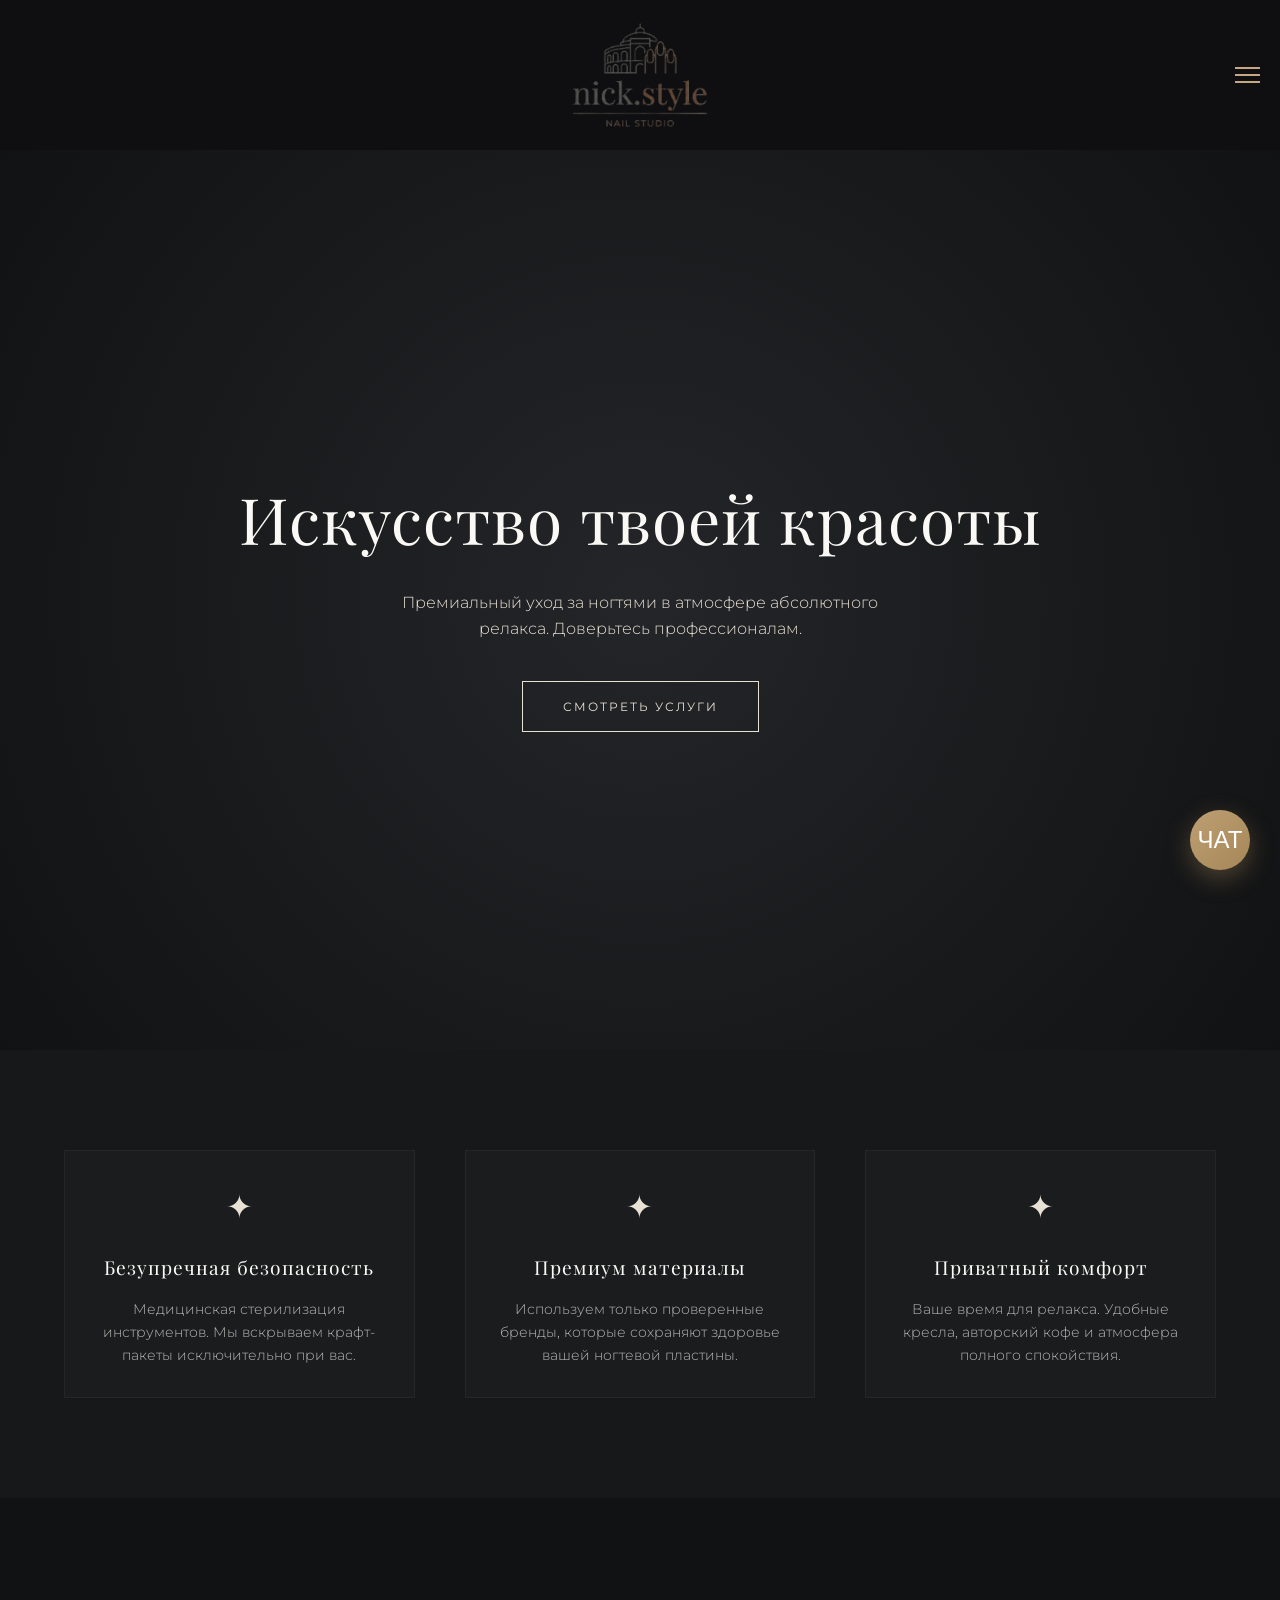
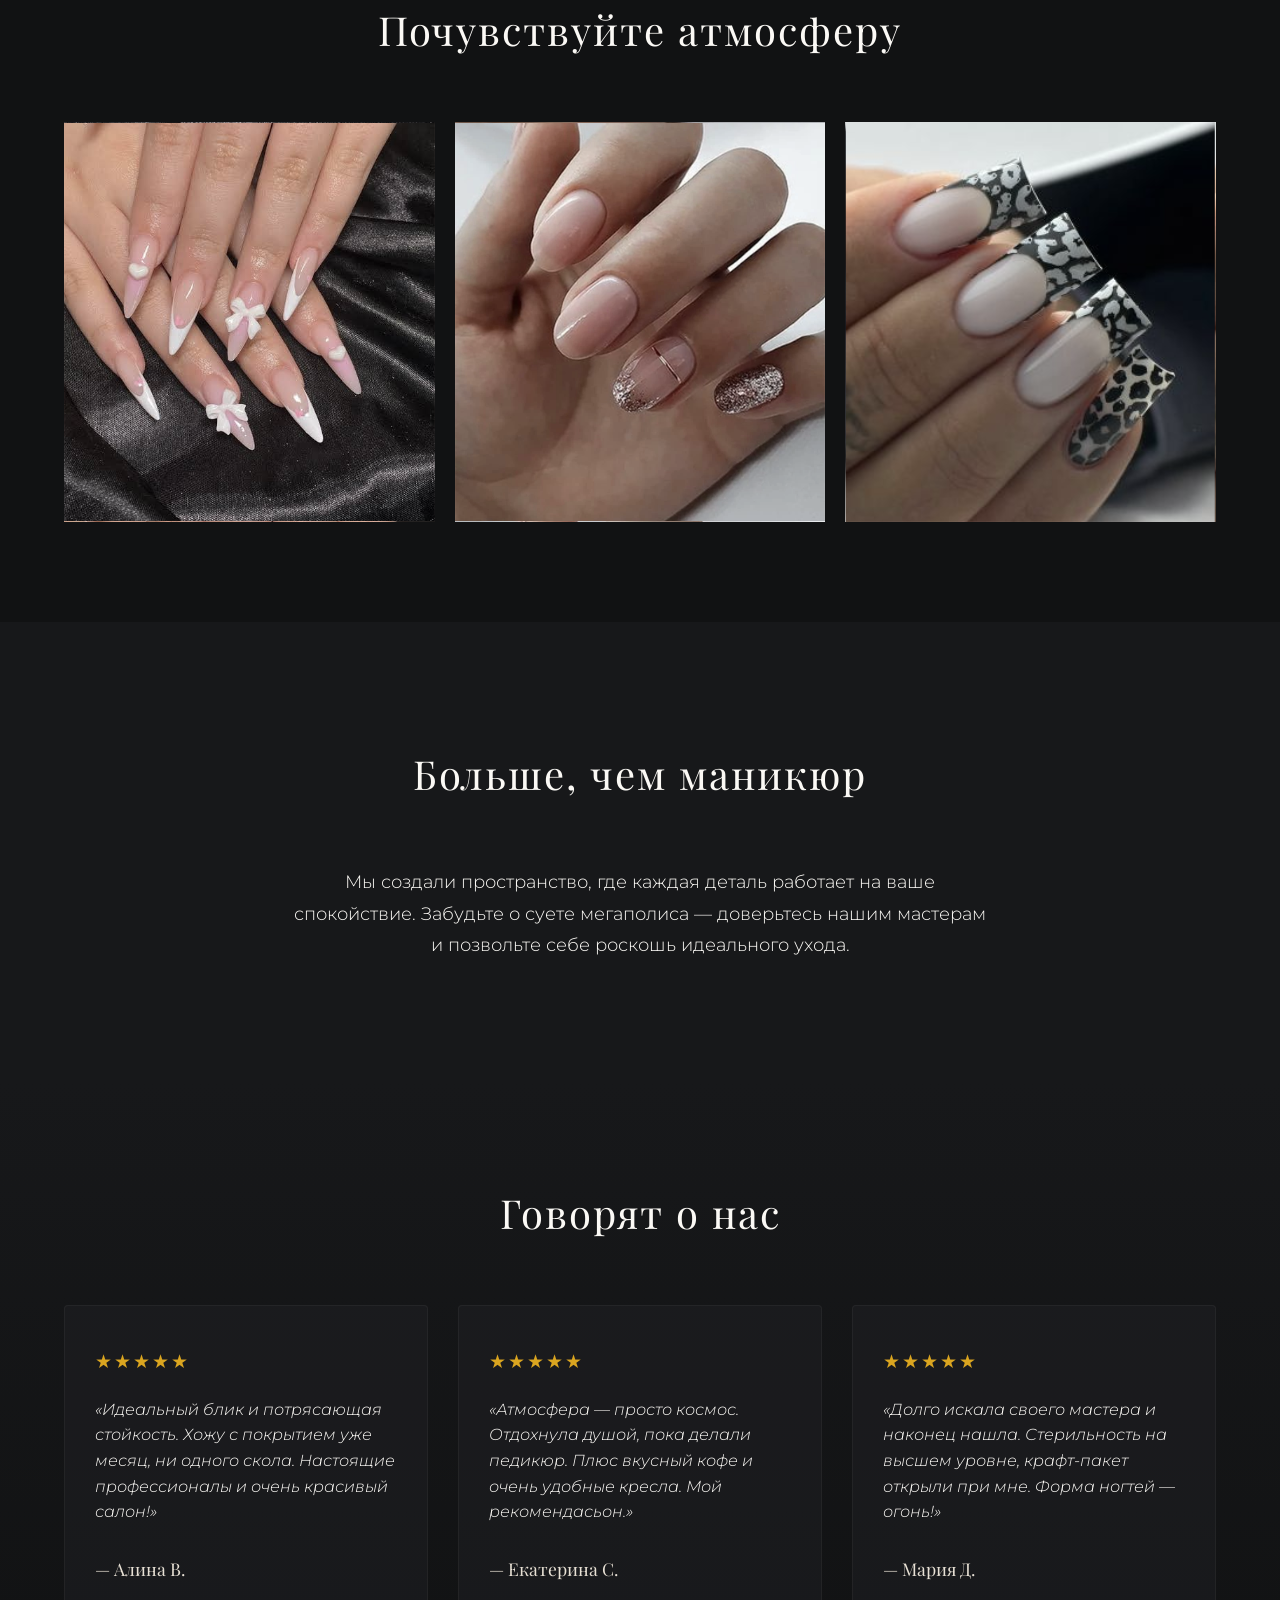
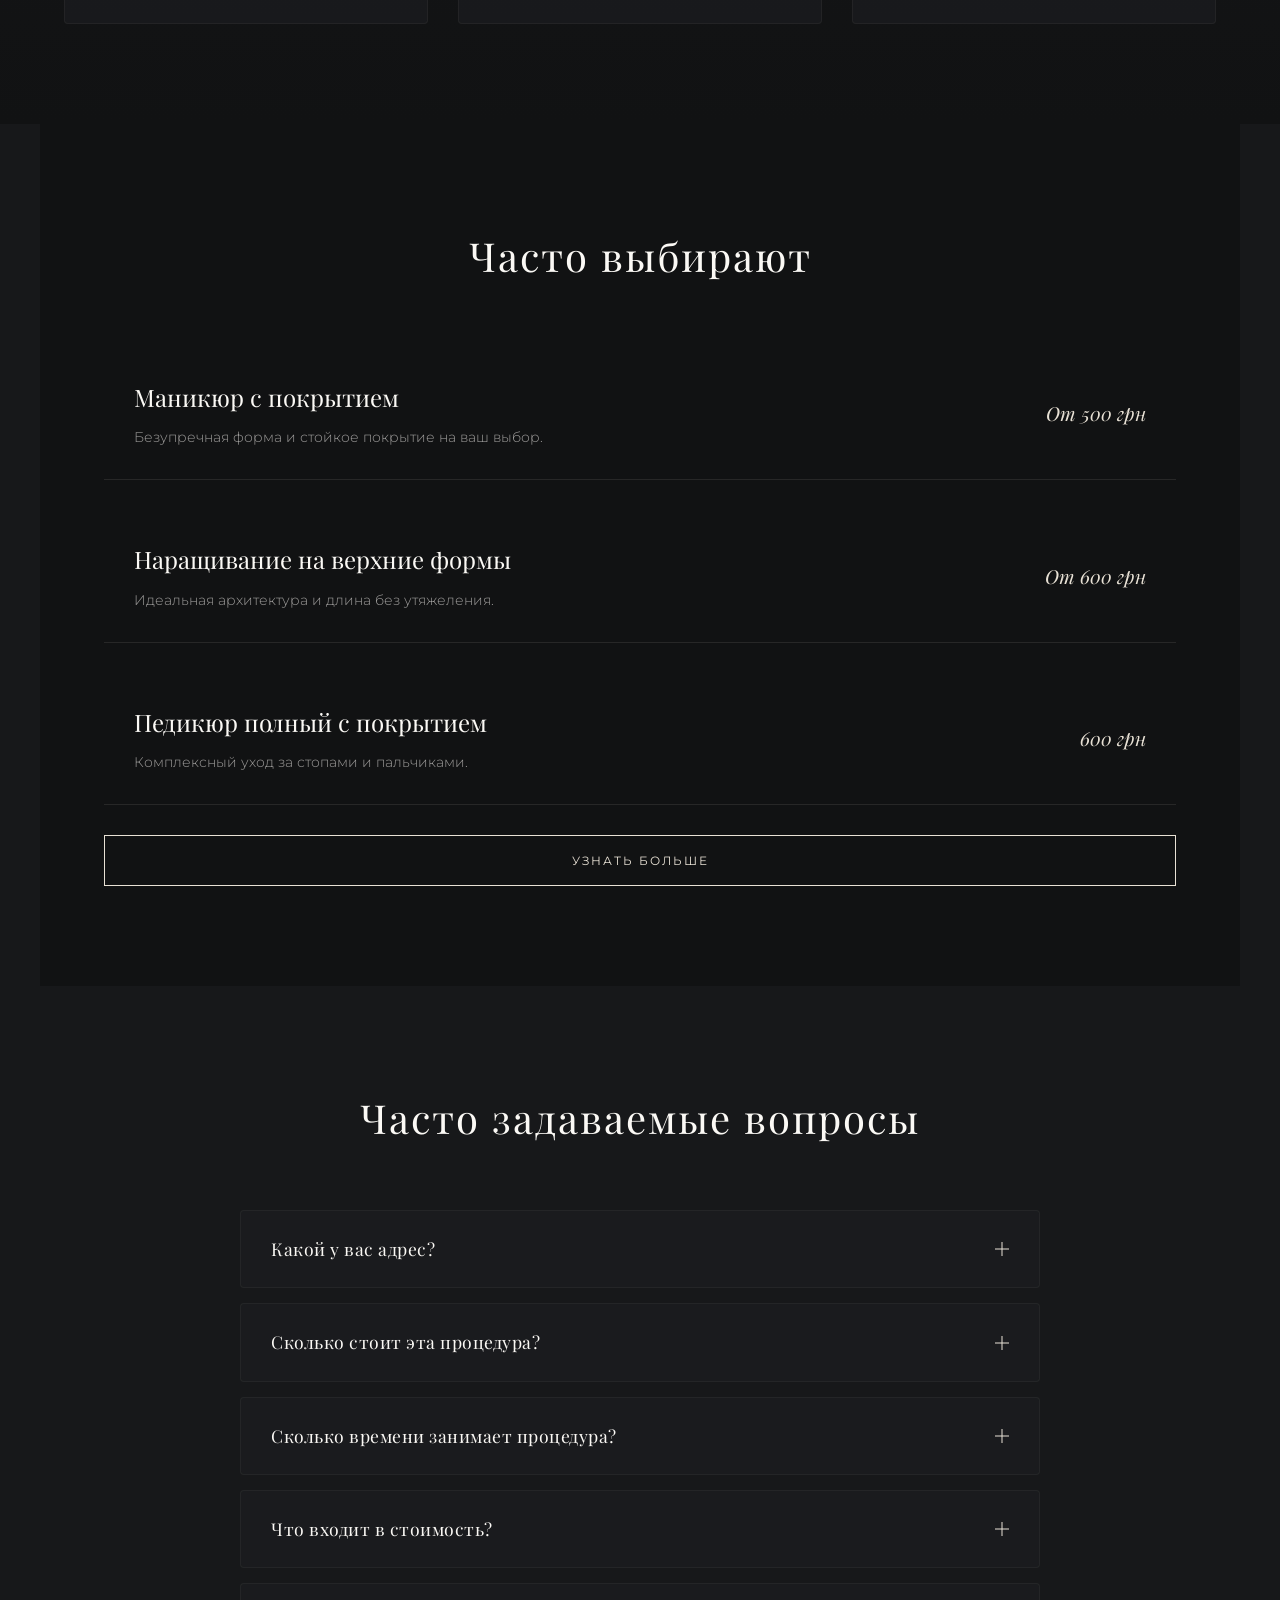
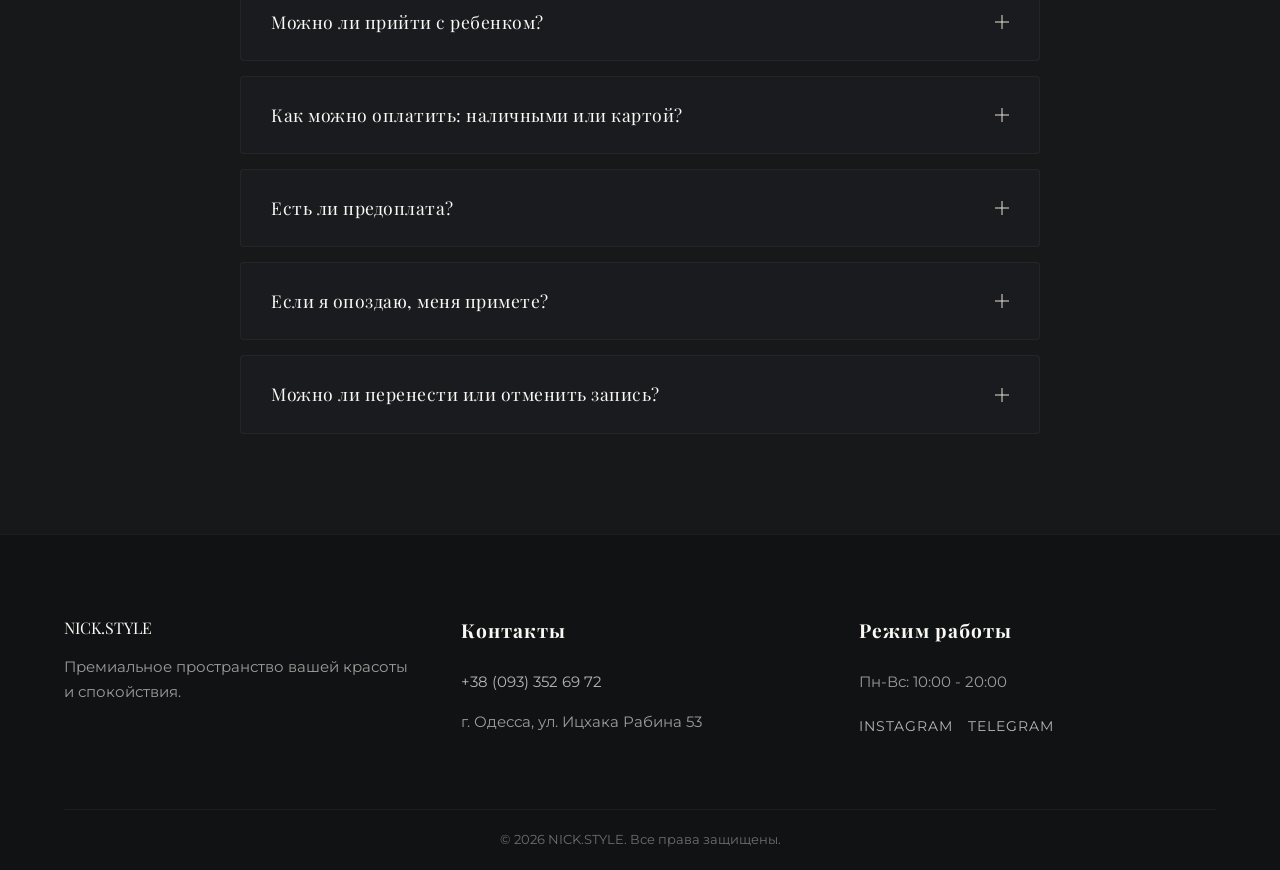
<file: index.html>
<!DOCTYPE html>
<html lang="ru">
<head>
    <meta charset="UTF-8">
    <meta name="viewport" content="width=device-width, initial-scale=1.0">
    <title>Luxe Beauty | Салон красоты</title>
    <link rel="stylesheet" href="style.css">
    <!-- Подключаем дорогие шрифты -->
    <link href="https://fonts.googleapis.com/css2?family=Montserrat:wght@300;400;500&family=Playfair+Display:ital,wght@0,400;0,600;1,400&display=swap" rel="stylesheet">
</head>
<body>

    <!-- Навигация -->
    <header class="header">
        <img src="./img/nick.style.odessa.logo.png" alt="Nick Style" class="logo-img">
        
        <button class="burger-btn" id="burgerBtn">
            <span></span><span></span><span></span>
        </button>
    </header>

    <!-- Меню, которое выезжает -->
    <nav class="nav-menu" id="navMenu">
        <button class="close-btn" id="closeBtn">✕</button>
        <a href="#services">Услуги</a>
        <a href="#contacts">Контакты</a>
    </nav>

    <!-- Главный экран -->
    <section class="hero hidden">
        <div class="hero-content">
            <h1>Искусство твоей красоты</h1>
            <p>Премиальный уход за ногтями в атмосфере абсолютного релакса. Доверьтесь профессионалам.</p>
            <a href="#services" class="btn-primary">Смотреть услуги</a>
        </div>
    </section>

    <section class="features">
        <div class="features-grid">
            <div class="feature-item hidden">
                <div class="feature-icon">✦</div>
                <h3>Безупречная безопасность</h3>
                <p>Медицинская стерилизация инструментов. Мы вскрываем крафт-пакеты исключительно при вас.</p>
            </div>
            <div class="feature-item hidden">
                <div class="feature-icon">✦</div>
                <h3>Премиум материалы</h3>
                <p>Используем только проверенные бренды, которые сохраняют здоровье вашей ногтевой пластины.</p>
            </div>
            <div class="feature-item hidden">
                <div class="feature-icon">✦</div>
                <h3>Приватный комфорт</h3>
                <p>Ваше время для релакса. Удобные кресла, авторский кофе и атмосфера полного спокойствия.</p>
            </div>
        </div>
    </section>

    <!-- Атмосфера (Галерея) -->
    <section class="atmosphere">
        <h2 class="section-title hidden">Почувствуйте атмосферу</h2>
        <div class="gallery-grid">
            <div class="gallery-item hidden" style="background-image: url('img/marigolds1.jpg');"></div>
            <div class="gallery-item hidden" style="background-image: url('img/marigolds2.jpg');"></div>
            <div class="gallery-item hidden" style="background-image: url('img/marigolds3.jpg');"></div>
        </div>
    </section>

    <section class="philosophy hidden">
        <div class="philosophy-content">
            <h2 class="section-title">Больше, чем маникюр</h2>
            <p>Мы создали пространство, где каждая деталь работает на ваше спокойствие. Забудьте о суете мегаполиса — доверьтесь нашим мастерам и позвольте себе роскошь идеального ухода.</p>
        </div>
    </section>

    <section class="reviews">
        <h2 class="section-title hidden">Говорят о нас</h2>
        <div class="reviews-grid">
            
            <div class="review-card hidden">
                <div class="stars">★★★★★</div>
                <p class="review-text">«Идеальный блик и потрясающая стойкость. Хожу с покрытием уже месяц, ни одного скола. Настоящие профессионалы и очень красивый салон!»</p>
                <span class="author">— Алина В.</span>
            </div>

            <div class="review-card hidden">
                <div class="stars">★★★★★</div>
                <p class="review-text">«Атмосфера — просто космос. Отдохнула душой, пока делали педикюр. Плюс вкусный кофе и очень удобные кресла. Мой рекомендасьон.»</p>
                <span class="author">— Екатерина С.</span>
            </div>

            <div class="review-card hidden">
                <div class="stars">★★★★★</div>
                <p class="review-text">«Долго искала своего мастера и наконец нашла. Стерильность на высшем уровне, крафт-пакет открыли при мне. Форма ногтей — огонь!»</p>
                <span class="author">— Мария Д.</span>
            </div>

        </div>
    </section>

    <!-- Топ-3 услуги -->
    <section id="services" class="top-services">
        <h2 class="section-title hidden">Часто выбирают</h2>
        
        <div class="services-grid">
            <!-- Услуга 1 -->
            <div class="service-card hidden">
                <div class="card-info">
                    <h3>Маникюр с покрытием</h3>
                    <p class="desc">Безупречная форма и стойкое покрытие на ваш выбор.</p>
                </div>
                <div class="card-action">
                    <span class="price">От 500 грн</span>
                </div>
            </div>

            <!-- Услуга 2 -->
            <div class="service-card hidden">
                <div class="card-info">
                    <h3>Наращивание на верхние формы</h3>
                    <p class="desc">Идеальная архитектура и длина без утяжеления.</p>
                </div>
                <div class="card-action">
                    <span class="price">От 600 грн</span>
                </div>
            </div>

            <!-- Услуга 3 -->
            <div class="service-card hidden">
                <div class="card-info">
                    <h3>Педикюр полный с покрытием</h3>
                    <p class="desc">Комплексный уход за стопами и пальчиками.</p>
                </div>
                <div class="card-action">
                    <span class="price">600 грн</span>
                </div>
            </div>
            <a href="./catalog.html" class="btn_learn_more">Узнать больше</a>
        </div>
    </section>

    <!-- FAQ (Вопросы и ответы) -->
    <section class="faq">
        <h2 class="section-title hidden">Часто задаваемые вопросы</h2>
        <div class="faq-container">
            
            <!-- 1 -->
            <div class="faq-item hidden">
                <div class="faq-question">
                    <span>Какой у вас адрес?</span>
                    <div class="faq-icon"></div>
                </div>
                <div class="faq-answer">
                    <p>Ждем вас в нашем пространстве по адресу: ул. Ицхака Рабина, 53.</p>
                </div>
            </div>

            <!-- 2 -->
            <div class="faq-item hidden">
                <div class="faq-question">
                    <span>Сколько стоит эта процедура?</span>
                    <div class="faq-icon"></div>
                </div>
                <div class="faq-answer">
                    <p>Актуальную стоимость топовых позиций вы можете увидеть выше в блоке услуг. С полным и подробным прайсом можно будет ознакомиться в нашем каталоге.</p>
                </div>
            </div>

            <!-- 3 -->
            <div class="faq-item hidden">
                <div class="faq-question">
                    <span>Сколько времени занимает процедура?</span>
                    <div class="faq-icon"></div>
                </div>
                <div class="faq-answer">
                    <p>Мы работаем на качество, но ценим ваше время:<br>
                    • Маникюр — от 1,5 до 2,5 часов<br>
                    • Педикюр — около 1,5 часов<br>
                    • Наращивание — от 2 часов</p>
                </div>
            </div>

            <!-- 4 -->
            <div class="faq-item hidden">
                <div class="faq-question">
                    <span>Что входит в стоимость?</span>
                    <div class="faq-icon"></div>
                </div>
                <div class="faq-answer">
                    <p>У нас всё прозрачно: в стоимость маникюра уже включены покрытие и укрепление ногтевой пластины. Педикюр также выполняется сразу с покрытием. Никаких доплат за базу или топ.</p>
                </div>
            </div>

            <!-- 5 -->
            <div class="faq-item hidden">
                <div class="faq-question">
                    <span>Можно ли прийти с ребенком?</span>
                    <div class="faq-icon"></div>
                </div>
                <div class="faq-answer">
                    <p>Да, конечно. Мы рады гостям, главное, чтобы вам и вашему ребенку было комфортно во время проведения процедуры.</p>
                </div>
            </div>

            <!-- 6 -->
            <div class="faq-item hidden">
                <div class="faq-question">
                    <span>Как можно оплатить: наличными или картой?</span>
                    <div class="faq-icon"></div>
                </div>
                <div class="faq-answer">
                    <p>Оплачивайте так, как вам удобно в данный момент. Мы принимаем как наличные, так и прямые переводы.</p>
                </div>
            </div>

            <!-- 7 -->
            <div class="faq-item hidden">
                <div class="faq-question">
                    <span>Есть ли предоплата?</span>
                    <div class="faq-icon"></div>
                </div>
                <div class="faq-answer">
                    <p>Нет, мы доверяем нашим гостям. Никаких скрытых условий или обязательных предоплат при бронировании времени нет.</p>
                </div>
            </div>

            <!-- 8 -->
            <div class="faq-item hidden">
                <div class="faq-question">
                    <span>Если я опоздаю, меня примете?</span>
                    <div class="faq-icon"></div>
                </div>
                <div class="faq-answer">
                    <p>Мы понимаем, что в городе бывают пробки. Опоздание до 30 минут допустимо, но чтобы не сдвигать запись следующего гостя, в этом случае мы выполним качественное однотонное покрытие.</p>
                </div>
            </div>

            <!-- 9 -->
            <div class="faq-item hidden">
                <div class="faq-question">
                    <span>Можно ли перенести или отменить запись?</span>
                    <div class="faq-icon"></div>
                </div>
                <div class="faq-answer">
                    <p>Да, планы могут меняться, и это абсолютно нормально. Вы можете отменить или перенести визит. Будем очень благодарны, если вы сообщите нам об этом заранее.</p>
                </div>
            </div>

        </div>
    </section>

    <div class="lux-widget" id="luxWidget">
        <div class="lux-menu">
            <button id="luxAiBtn">🤖 Чат с AI</button>
            <a href="tel:+380933526972">📞 Позвонить</a>
        </div>
        <button class="lux-trigger" id="luxTrigger">ЧАТ</button>
    </div>

    <div class="lux-box" id="luxBox">
        <div class="lux-header">
            <div><strong>LUXE BEAUTY Assistant</strong><br><small>Онлайн</small></div>
            <button id="luxClose">✕</button>
        </div>
        <div class="lux-msgs" id="luxMsgs">
            <div class="msg ai">Приветствую. Помогу сориентироваться по каталогу. Что вас интересует?</div>
        </div>
        <div class="lux-input-zone">
            <input type="text" id="luxInp" placeholder="Напишите сообщение..." autocomplete="off">
            <button id="luxSend">➔</button>
        </div>
    </div>

    <!-- Подвал (Footer) -->
    <footer id="contacts" class="footer">
        <div class="footer-content">
            <div class="footer-col hidden">
                <div class="logo">NICK.<span>STYLE</span></div>
                <p class="footer-desc">Премиальное пространство вашей красоты и спокойствия.</p>
            </div>
            
            <div class="footer-col hidden">
                <h4>Контакты</h4>
                <p><a href="tel:380933526972" class="footer-link">+38 (093) 352 69 72</a></p>
                <p class="address">г. Одесса, ул. Ицхака Рабина 53</p> 
            </div>

            <div class="footer-col hidden">
                <h4>Режим работы</h4>
                <p>Пн-Вс: 10:00 - 20:00</p>
                <div class="social-links">
                    <!-- Заглушки под соцсети, потом вставишь иконки SVG -->
                    <a href="https://www.instagram.com/nick.style.odessa?igsh=NjJhZm5pcGRkN253">Instagram</a>
                    <a href="https://telegram.me/your_sunshin">Telegram</a>
                </div>
            </div>
        </div>
        
        <div class="footer-bottom">
            <p>&copy; 2026 NICK.STYLE. Все права защищены.</p>
        </div>
    </footer>

    <script src="script.js"></script>
</body>
</html>
</file>
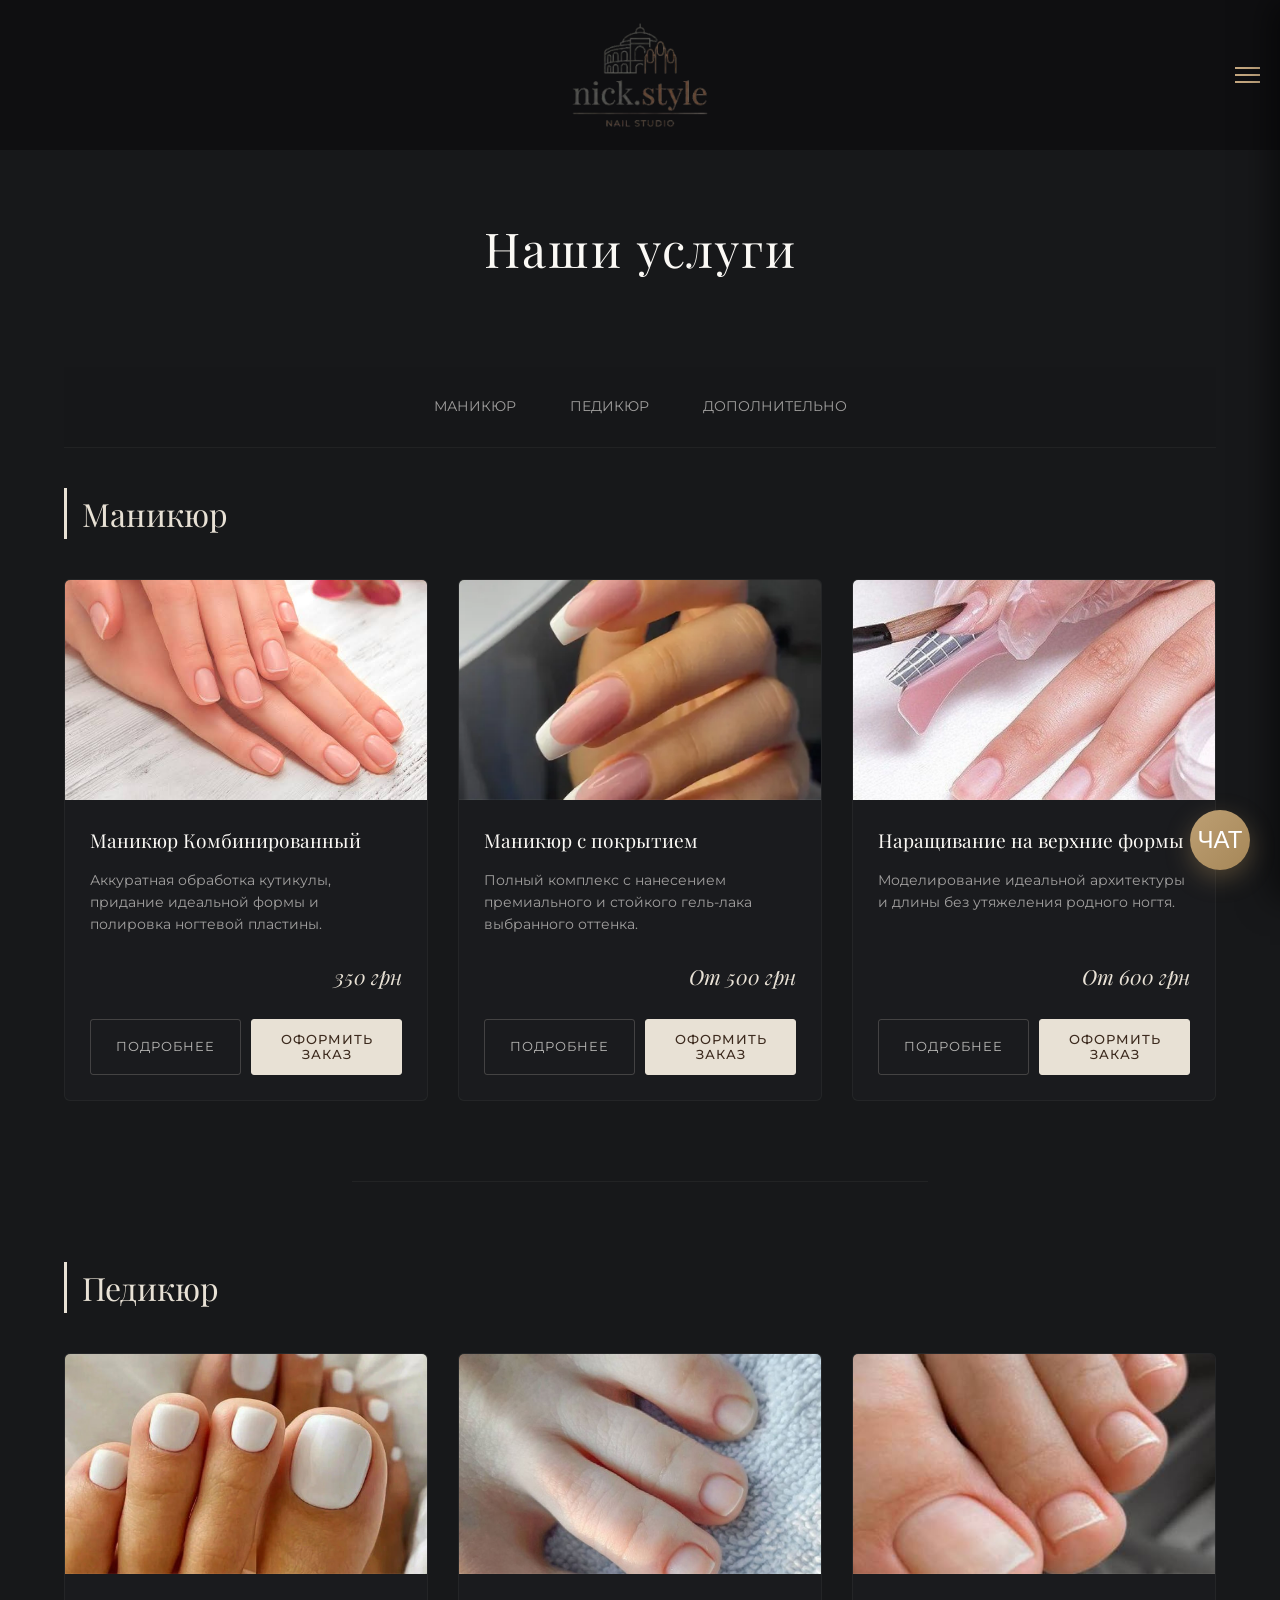
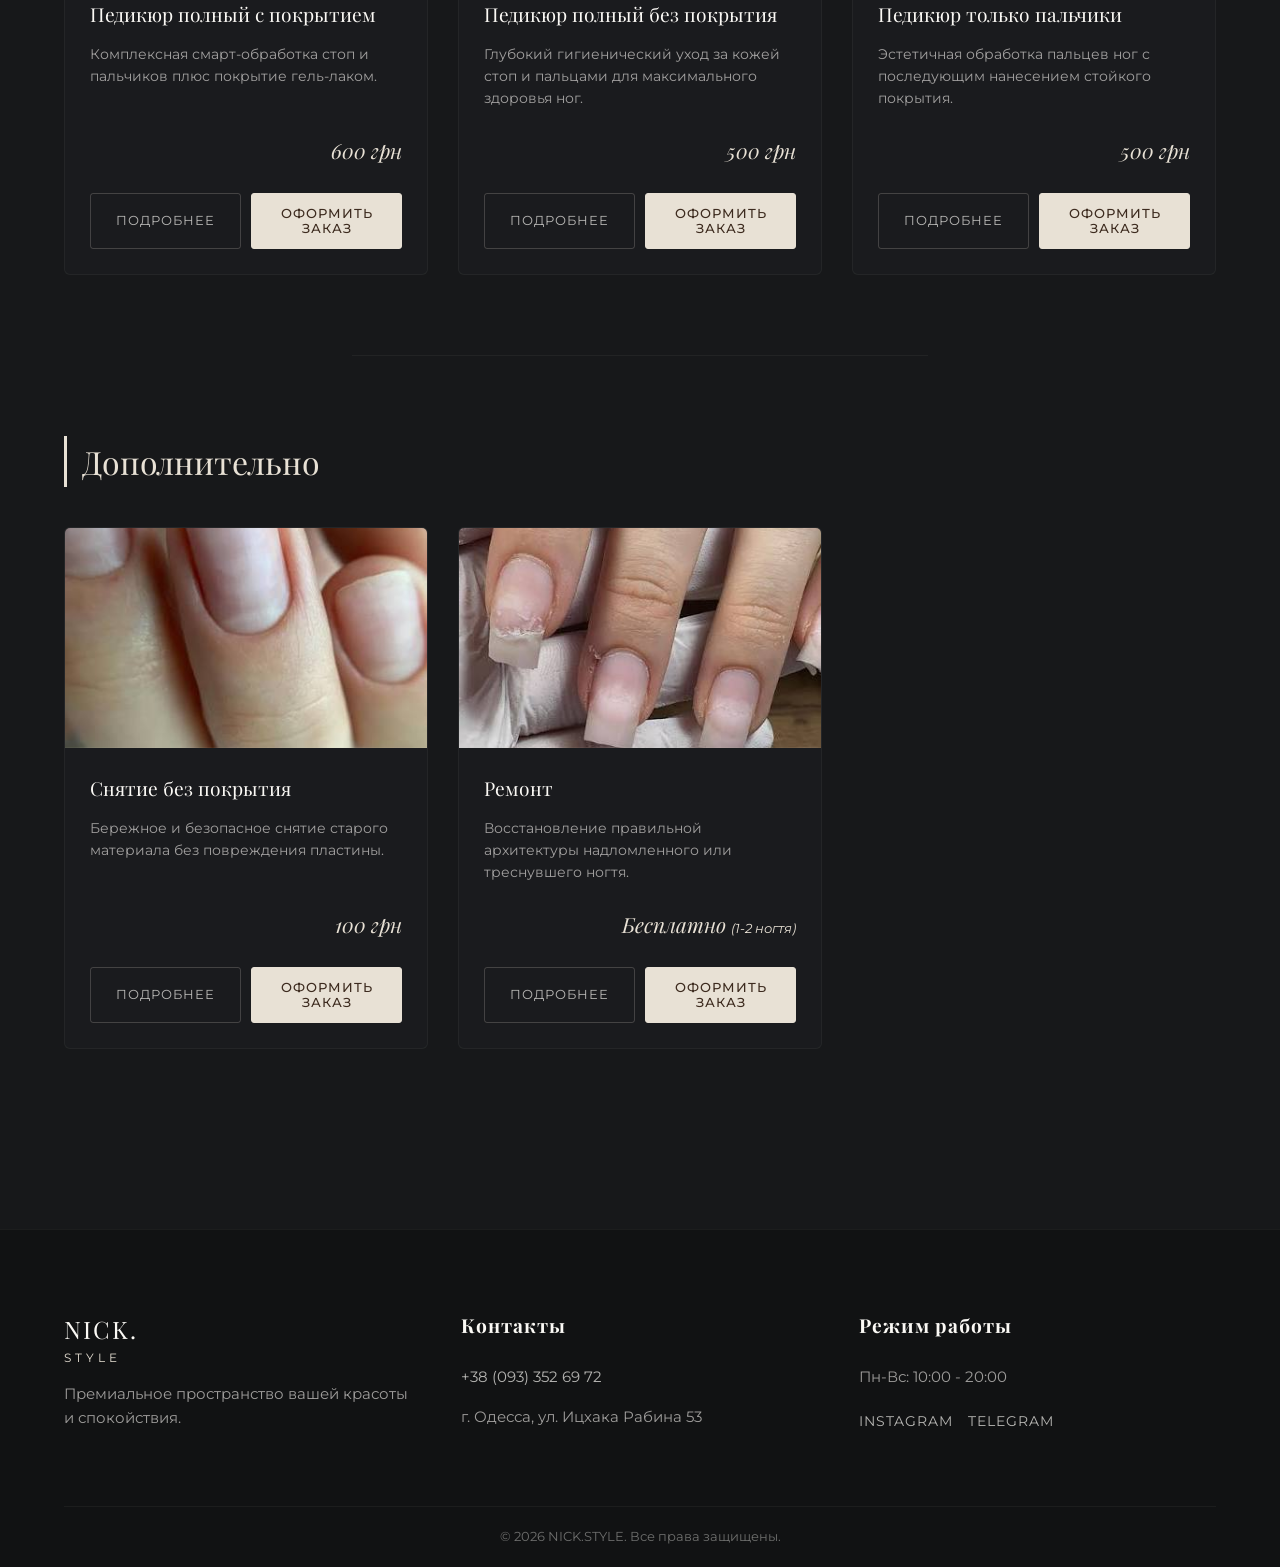
<file: catalog.html>
<!DOCTYPE html>
<html lang="ru">
<head>
    <meta charset="UTF-8">
    <meta name="viewport" content="width=device-width, initial-scale=1.0">
    <title>Каталог услуг | Luxe Beauty</title>
    <!-- Базовые стили (сброс, шрифты, шапка) -->
    <link rel="stylesheet" href="style.css">
    <!-- Стили конкретно для каталога -->
    <link rel="stylesheet" href="catalog.css">
    <link href="https://fonts.googleapis.com/css2?family=Montserrat:wght@300;400;500&family=Playfair+Display:ital,wght@0,400;0,600;1,400&display=swap" rel="stylesheet">
</head>
<body class="catalog-page">

    <header class="header">
        <img src="./img/nick.style.odessa.logo.png" alt="Nick Style" class="logo-img">
        
        <button class="burger-btn" id="burgerBtn">
            <span></span><span></span><span></span>
        </button>
    </header>

    <nav class="nav-menu" id="navMenu">
        <button class="close-btn" id="closeBtn">✕</button>
        <a href="index.html">На главную</a>
    </nav>

    <main class="catalog-main">
        <h1 class="page-title hidden">Наши услуги</h1>

        <nav class="sticky-nav">
            <a href="#manicure">Маникюр</a>
            <a href="#pedicure">Педикюр</a>
            <a href="#extra">Дополнительно</a>
        </nav>

        <!-- Категория: МАНИКЮР -->
        <section id="manicure" class="catalog-category">
            <h2 class="category-title hidden">Маникюр</h2>
            <div class="catalog-grid">
                
                <!-- Карточка 1 -->
                <div class="product-card hidden">
                    <div class="card-image" style="background-image: url('./img/Маникюр\ Комбинированный.jpg');"></div>
                    <div class="card-content">
                        <h3>Маникюр Комбинированный</h3>
                        <p class="card-desc">Аккуратная обработка кутикулы, придание идеальной формы и полировка ногтевой пластины.</p>
                        <div class="card-price">350 грн</div>
                        <div class="card-actions">
                            <button class="btn-outline" data-target="detail-1">Подробнее</button>
                            <button class="btn-solid">Оформить заказ</button>
                        </div>
                    </div>
                </div>

                <!-- Карточка 2 -->
                <div class="product-card hidden">
                    <div class="card-image" style="background-image: url('./img/Маникюр\ с\ покрытием.webp');"></div>
                    <div class="card-content">
                        <h3>Маникюр с покрытием</h3>
                        <p class="card-desc">Полный комплекс с нанесением премиального и стойкого гель-лака выбранного оттенка.</p>
                        <div class="card-price">От 500 грн</div>
                        <div class="card-actions">
                            <button class="btn-outline" data-target="detail-2">Подробнее</button>
                            <button class="btn-solid">Оформить заказ</button>
                        </div>
                    </div>
                </div>

                <!-- Карточка 3 -->
                <div class="product-card hidden">
                    <div class="card-image" style="background-image: url('./img/Наращивание\ на\ верхние\ формы.jpg');"></div>
                    <div class="card-content">
                        <h3>Наращивание на верхние формы</h3>
                        <p class="card-desc">Моделирование идеальной архитектуры и длины без утяжеления родного ногтя.</p>
                        <div class="card-price">От 600 грн</div>
                        <div class="card-actions">
                            <button class="btn-outline" data-target="detail-3">Подробнее</button>
                            <button class="btn-solid">Оформить заказ</button>
                        </div>
                    </div>
                </div>

            </div>
        </section>

        <hr class="catalog-divider hidden">

        <!-- Категория: ПЕДИКЮР -->
        <section id="pedicure" class="catalog-category">
            <h2 class="category-title hidden">Педикюр</h2>
            <div class="catalog-grid">
                
                <!-- Карточка 4 -->
                <div class="product-card hidden">
                    <div class="card-image" style="background-image: url('./img/Педикюр\ полный\ с\ покрытием.jpg');"></div>
                    <div class="card-content">
                        <h3>Педикюр полный с покрытием</h3>
                        <p class="card-desc">Комплексная смарт-обработка стоп и пальчиков плюс покрытие гель-лаком.</p>
                        <div class="card-price">600 грн</div>
                        <div class="card-actions">
                            <button class="btn-outline" data-target="detail-4">Подробнее</button>
                            <button class="btn-solid">Оформить заказ</button>
                        </div>
                    </div>
                </div>

                <!-- Карточка 5 -->
                <div class="product-card hidden">
                    <div class="card-image" style="background-image: url('./img/Педикюр\ полный\ без\ покрытия.jpg');"></div>
                    <div class="card-content">
                        <h3>Педикюр полный без покрытия</h3>
                        <p class="card-desc">Глубокий гигиенический уход за кожей стоп и пальцами для максимального здоровья ног.</p>
                        <div class="card-price">500 грн</div>
                        <div class="card-actions">
                            <button class="btn-outline" data-target="detail-5">Подробнее</button>
                            <button class="btn-solid">Оформить заказ</button>
                        </div>
                    </div>
                </div>

                <!-- Карточка 6 -->
                <div class="product-card hidden">
                    <div class="card-image" style="background-image: url('./img/Педикюр\ только\ пальчики.jpg');"></div>
                    <div class="card-content">
                        <h3>Педикюр только пальчики</h3>
                        <p class="card-desc">Эстетичная обработка пальцев ног с последующим нанесением стойкого покрытия.</p>
                        <div class="card-price">500 грн</div>
                        <div class="card-actions">
                            <button class="btn-outline" data-target="detail-6">Подробнее</button>
                            <button class="btn-solid">Оформить заказ</button>
                        </div>
                    </div>
                </div>

            </div>
        </section>

        <hr class="catalog-divider hidden">

        <!-- Категория: ДОПОЛНИТЕЛЬНО -->
        <section id="extra" class="catalog-category">
            <h2 class="category-title hidden">Дополнительно</h2>
            <div class="catalog-grid">
                
                <!-- Карточка 7 -->
                <div class="product-card hidden">
                    <div class="card-image" style="background-image: url('./img/Снятие\ без\ покрытия.jpg');"></div>
                    <div class="card-content">
                        <h3>Снятие без покрытия</h3>
                        <p class="card-desc">Бережное и безопасное снятие старого материала без повреждения пластины.</p>
                        <div class="card-price">100 грн</div>
                        <div class="card-actions">
                            <button class="btn-outline" data-target="detail-7">Подробнее</button>
                            <button class="btn-solid">Оформить заказ</button>
                        </div>
                    </div>
                </div>

                <!-- Карточка 8 -->
                <div class="product-card hidden">
                    <div class="card-image" style="background-image: url('./img/Ремонт.jpg');"></div>
                    <div class="card-content">
                        <h3>Ремонт</h3>
                        <p class="card-desc">Восстановление правильной архитектуры надломленного или треснувшего ногтя.</p>
                        <div class="card-price">Бесплатно <span style="font-size: 0.8rem; font-family: 'Montserrat', sans-serif;">(1-2 ногтя)</span></div>
                        <div class="card-actions">
                            <button class="btn-outline" data-target="detail-8">Подробнее</button>
                            <button class="btn-solid">Оформить заказ</button>
                        </div>
                    </div>
                </div>

            </div>
        </section>
    </main>

    <!-- ===================================================
                МОДАЛЬНОЕ ОКНО "ПОДРОБНЕЕ"
    =================================================== -->

        <div id="serviceModal" class="service-modal">
            <div class="service-modal-content">
                <button id="closeServiceModal" class="service-modal-close">
                    &times;
                </button>
                <div id="serviceModalBody">
                </div>
            </div>
        </div>

    <div class="order-overlay" id="orderOverlay"></div>

    <div class="order-drawer" id="orderDrawer">
        <button class="drawer-close" id="closeDrawer">&times;</button>
        
        <div class="drawer-header">
            <h3>Оформление заказа</h3>
            <p>Оставьте ваши контакты, и мы свяжемся с вами для подтверждения ордера.</p>
        </div>

        <form class="order-form" id="orderForm">
            <div class="input-group">
                <label for="clientName">Ваше имя</label>
                <input type="text" id="clientName" placeholder="Введите ваше имя" required>
            </div>

            <div class="input-group">
                <label for="clientPhone">Номер телефона</label>
                <input type="tel" id="clientPhone" placeholder="+38 (095) 456-78-90" required>
            </div>

            <button type="submit" class="btn-solid submit-order-btn">Подтвердить заказ</button>
        </form>
    </div>

    <div class="success-modal" id="successModal">
        <div class="success-content">
            <button class="success-close" id="closeSuccess">&times;</button>
            
            <div class="success-icon">
                <svg width="64" height="64" viewBox="0 0 24 24" fill="none" stroke="var(--color-beige)" stroke-width="1" stroke-linecap="round" stroke-linejoin="round">
                    <path d="M22 11.08V12a10 10 0 1 1-5.93-9.14"></path>
                    <polyline points="22 4 12 14.01 9 11.01"></polyline>
                </svg>
            </div>
            
            <h3>Заказ успешно создан</h3>
            <p>Наш администратор уже обрабатывает ваш ордер и свяжется с вами в течение <b>10 минут</b>.</p>
            
            <button class="btn-solid close-success-btn" id="closeSuccessBtn">Отлично</button>
        </div>
    </div>

    <div class="lux-widget" id="luxWidget">
        <div class="lux-menu">
            <button id="luxAiBtn">🤖 Чат с AI</button>
            <a href="tel:+380933526972">📞 Позвонить</a>
        </div>
        <button class="lux-trigger" id="luxTrigger">ЧАТ</button>
    </div>

    <div class="lux-box" id="luxBox">
        <div class="lux-header">
            <div><strong>LUXE BEAUTY Assistant</strong><br><small>Онлайн</small></div>
            <button id="luxClose">✕</button>
        </div>
        <div class="lux-msgs" id="luxMsgs">
            <div class="msg ai">Приветствую. Помогу сориентироваться по каталогу. Что вас интересует?</div>
        </div>
        <div class="lux-input-zone">
            <input type="text" id="luxInp" placeholder="Напишите сообщение..." autocomplete="off">
            <button id="luxSend">➔</button>
        </div>
    </div>

    <!-- Подвал (Footer) -->
    <footer id="contacts" class="footer">
        <div class="footer-content">
            <div class="footer-col hidden">
                <div class="logo">NICK.<span>STYLE</span></div>
                <p class="footer-desc">Премиальное пространство вашей красоты и спокойствия.</p>
            </div>
            
            <div class="footer-col hidden">
                <h4>Контакты</h4>
                <p><a href="tel:+380933526972" class="footer-link">+38 (093) 352 69 72</a></p>
                <p class="address">г. Одесса, ул. Ицхака Рабина 53</p> 
            </div>

            <div class="footer-col hidden">
                <h4>Режим работы</h4>
                <p>Пн-Вс: 10:00 - 20:00</p>
                <div class="social-links">
                    <!-- Заглушки под соцсети, потом вставишь иконки SVG -->
                    <a href="https://www.instagram.com/nick.style.odessa?igsh=NjJhZm5pcGRkN253">Instagram</a>
                    <a href="https://telegram.me/your_sunshin">Telegram</a>
                </div>
            </div>
        </div>
        
        <div class="footer-bottom">
            <p>&copy; 2026 NICK.STYLE. Все права защищены.</p>
        </div>
    </footer>

    <script src="catalog.js"></script>
</body>
</html>
</file>
<file: style.css>
/* Базовые настройки и сброс */
* {
    margin: 0;
    padding: 0;
    box-sizing: border-box;
    /* Убиваем синий квадрат при клике на мобилках */
    -webkit-tap-highlight-color: transparent; 
}

/* Убиваем outline при фокусе */
*:focus {
    outline: none !important;
}

html {
    scroll-behavior: smooth; /* Плавный скролл по якорным ссылкам */
}

body {
    color: var(--color-milk);
    background-color: var(--bg-deep-graphite);
    font-family: 'Montserrat', sans-serif;
    line-height: 1.6;
    overflow-x: hidden;
}

h1, h2, h3, .logo {
    font-family: 'Playfair Display', serif; /* Премиальный шрифт с засечками */
    font-weight: 400;
}

/* ==========================================================================
   БРЕНДБУК / ПЕРЕМЕННЫЕ ПАЛИТРЫ (Quiet Luxury)
   ========================================================================== */
:root {
    --color-milk: #FBF9F5;      
    --color-beige: #E8E1D5;      
    --color-chocolate: #3D2B1F;  
    --color-graphite: #242528;   
    
    
    --bg-deep-graphite: #17181A; 
    --bg-darker-shadow: #111213; 

    --gold: #DAA520; 
}

/* ==========================================================================
   КОМПОНЕНТЫ
   ========================================================================== */

.header {
    position: relative; /* Это важно для центровки лого */
    height: 150px; /* Задай нужную высоту шапки */
    background: #0f0f11;
    display: flex;
    align-items: center;
    justify-content: flex-end; /* Прижимает всё вправо */
    padding: 0 20px;
}

.logo-img {
    position: absolute; /* Отрываем от потока */
    left: 50%; /* Сдвигаем левый край в центр */
    transform: translateX(-50%); /* Сдвигаем картинку назад на половину её ширины (точный центр) */
    height: 150px; /* Подстрой под размер лого */
    width: auto;
    pointer-events: none; /* Чтобы не мешало, если вдруг наложится */
}

.burger-btn {
    background: none;
    border: none;
    cursor: pointer;
    display: flex;
    flex-direction: column;
    gap: 5px;
    z-index: 10; /* Чтобы был поверх всего */
}

.burger-btn span {
    width: 25px;
    height: 2px;
    background: #c5a880;
}

/* Меню */
.nav-menu {
    position: fixed; top: 0; left: -100%; width: 100%; height: 100%;
    background: rgba(15, 15, 17, 0.98);
    display: flex; flex-direction: column; align-items: center; justify-content: center;
    gap: 30px; z-index: 9999; transition: 0.3s;
}
.nav-menu.open { left: 0; }
.nav-menu a { color: #fff; font-size: 24px; text-decoration: none; }
.close-btn { position: absolute; top: 30px; right: 30px; background: none; border: none; color: #fff; font-size: 30px; cursor: pointer; }

/* Главный экран (Hero) */
.hero {
    height: 100vh;
    display: flex;
    align-items: center;
    justify-content: center;
    text-align: center;
    /* Мягкий радиальный градиент из графита в глубокую тень с шоколадным отливом */
    background: radial-gradient(circle at center, var(--color-graphite) 0%, var(--bg-darker-shadow) 100%);
    padding: 0 20px;
}

.hero-content h1 {
    font-size: 4rem;
    margin-bottom: 20px;
    letter-spacing: 1px;
    color: var(--color-milk);
    font-family: 'Playfair Display', serif; /* Добавили благородный шрифт для заголовка */
}

.hero-content p {
    font-weight: 300;
    max-width: 500px;
    margin: 0 auto 40px;
    color: var(--color-beige); /* Нюдовый подзаголовок смотрится очень стильно */
}

.btn-primary {
    display: inline-block;
    padding: 15px 40px;
    border: 1px solid var(--color-beige);
    color: var(--color-beige);
    text-decoration: none;
    text-transform: uppercase;
    letter-spacing: 2px;
    font-size: 12px;
    transition: all 0.4s ease;
    cursor: pointer;
    background: transparent;
}

.btn-primary:hover {
    background-color: var(--color-beige);
    color: var(--color-chocolate); /* При ховере кнопка заливается бежем, а текст темнеет до шоколада */
    border-color: var(--color-beige);
}

/* --- Секция Преимуществ --- */
.features {
    padding: 100px 5%;
    background-color: var(--bg-deep-graphite);
}

.features-grid {
    display: grid;
    grid-template-columns: repeat(auto-fit, minmax(280px, 1fr));
    gap: 50px;
    max-width: 1200px;
    margin: 0 auto;
}

.feature-item {
    text-align: center;
    padding: 30px;
    /* Тонкие изящные рамки с легким бежевым напылением */
    border: 1px solid rgba(232, 225, 213, 0.05); 
    background-color: rgba(36, 37, 40, 0.3); /* Легкая подложка из графита */
    transition: all 0.4s ease;
}

.feature-item:hover {
    transform: translateY(-10px);
    border-color: rgba(232, 225, 213, 0.2);
    box-shadow: 0 10px 30px rgba(61, 43, 31, 0.15); /* Мягкая шоколадная тень */
}

.feature-icon {
    font-size: 2rem;
    color: var(--color-beige);
    margin-bottom: 20px;
}

.feature-item h3 {
    font-size: 1.2rem;
    margin-bottom: 15px;
    letter-spacing: 1px;
    color: var(--color-milk);
}

.feature-item p {
    font-size: 0.9rem;
    color: rgba(251, 249, 245, 0.7); /* Молочный с прозрачностью для хорошей читаемости */
    font-weight: 300;
}

/* --- Секция Атмосферы (Галерея) --- */
.atmosphere {
    padding: 100px 5%;
    background-color: var(--bg-darker-shadow); /* Уходим в глубокий графитовый блэкаут */
}

.gallery-grid {
    display: grid;
    grid-template-columns: repeat(auto-fit, minmax(300px, 1fr));
    gap: 20px;
    max-width: 1200px;
    margin: 0 auto;
}

.gallery-item {
    height: 400px;
    background-size: cover;
    background-position: center;
    filter: grayscale(25%); /* Снизили агрессивный чб фильтр, чтобы теплые тона пробивались наружу */
    border: 1px solid rgba(232, 225, 213, 0.03);
    transition: all 0.5s ease;
}

.gallery-item:hover {
    filter: grayscale(0%);
    transform: scale(1.02);
    border-color: var(--color-beige);
}

/* --- Секция Философии --- */
.philosophy {
    padding: 120px 5%;
    text-align: center;
    background-color: var(--bg-deep-graphite);
}

.philosophy-content {
    max-width: 700px;
    margin: 0 auto;
}

.philosophy p {
    font-size: 1.1rem;
    color: var(--color-milk);
    font-weight: 300;
    line-height: 1.8;
}

/* --- Секция Отзывов --- */
.reviews {
    padding: 100px 5%;
    /* Градиент перетекает из глубокого графита в тотальный шоколадно-черный пул */
    background: linear-gradient(to bottom, var(--bg-deep-graphite) 0%, var(--bg-darker-shadow) 100%);
}

.reviews-grid {
    display: grid;
    grid-template-columns: repeat(auto-fit, minmax(300px, 1fr));
    gap: 30px;
    max-width: 1200px;
    margin: 0 auto;
}

.review-card {
    background-color: rgba(36, 37, 40, 0.4); /* Матовый графит для карт */
    padding: 40px 30px;
    border-radius: 4px;
    border: 1px solid rgba(232, 225, 213, 0.05);
    display: flex;
    flex-direction: column;
    justify-content: space-between;
    transition: all 0.4s ease;
}

.review-card:hover {
    transform: translateY(-5px);
    border-color: rgba(232, 225, 213, 0.15);
}

.stars {
    color: var(--gold); 
    font-size: 1.2rem;
    margin-bottom: 20px;
    letter-spacing: 2px;
}

.review-text {
    font-size: 1rem;
    font-style: italic;
    color: var(--color-milk);
    margin-bottom: 30px;
    flex-grow: 1;
    font-weight: 300;
}

.author {
    font-family: 'Playfair Display', serif;
    font-size: 1.1rem;
    color: var(--color-beige);
}

/* Секция топ-услуг */
.top-services {
    padding: 100px 5%;
    max-width: 1200px;
    margin: 0 auto;
    background-color: var(--bg-darker-shadow);
}

.section-title {
    font-size: 2.5rem;
    text-align: center;
    margin-bottom: 60px;
    letter-spacing: 2px;
    color: var(--color-milk);
    font-family: 'Playfair Display', serif;
}

.services-grid {
    display: flex;
    flex-direction: column;
    gap: 30px;
}

.service-card {
    display: flex;
    justify-content: space-between;
    align-items: center;
    padding: 30px;
    border-bottom: 1px solid rgba(232, 225, 213, 0.1); /* Бежевая аккуратная линия */
    transition: all 0.4s ease;
}

.service-card:hover {
    background-color: rgba(61, 43, 31, 0.15); /* Тончайший шоколадный блик при наведении */
    transform: translateX(10px);
}

.card-info h3 {
    font-size: 1.5rem;
    margin-bottom: 10px;
    color: var(--color-milk);
    font-family: 'Playfair Display', serif;
}

.card-info .desc {
    color: rgba(251, 249, 245, 0.6);
    font-size: 0.9rem;
    font-weight: 300;
}

.card-action .price {
    font-size: 1.2rem;
    font-family: 'Playfair Display', serif;
    font-style: italic;
    color: var(--color-beige);
}

.btn_learn_more {
    display: inline-block;
    padding: 15px 40px;
    border: 1px solid var(--color-beige);
    color: var(--color-beige);
    text-decoration: none;
    text-transform: uppercase;
    letter-spacing: 2px;
    font-size: 12px;
    transition: all 0.4s ease;
    cursor: pointer;
    text-align: center;
    background: transparent;
}

.btn_learn_more:hover {
    background-color: var(--color-beige);
    color: var(--color-chocolate);
    border-color: var(--color-beige);
}

/* Классы для анимации появления (JS) */
.hidden {
    opacity: 0;
    transform: translateY(40px);
    transition: all 1s cubic-bezier(0.25, 1, 0.5, 1);
}

.show {
    opacity: 1;
    transform: translateY(0);
}

/* --- Секция FAQ --- */
.faq {
    padding: 100px 5%;
    /* Сидим в глубоком графитовом пуле, как и в остальных секциях */
    background-color: var(--bg-deep-graphite); 
}

.faq-container {
    max-width: 800px;
    margin: 0 auto;
    display: flex;
    flex-direction: column;
    gap: 15px;
}

.faq-item {
    border: 1px solid rgba(232, 225, 213, 0.05); /* Легчайший бежевый контур */
    background-color: rgba(36, 37, 40, 0.3); /* Полупрозрачный матовый графит */
    border-radius: 4px;
    overflow: hidden;
    transition: all 0.4s ease;
}

.faq-question {
    padding: 24px 30px;
    display: flex;
    justify-content: space-between;
    align-items: center;
    cursor: pointer;
    user-select: none;
    -webkit-tap-highlight-color: transparent;
}

.faq-question span {
    font-size: 1.1rem;
    font-weight: 400;
    letter-spacing: 0.5px;
    color: var(--color-milk);
    font-family: 'Playfair Display', serif; /* Добавим люкса в сами вопросы */
}

/* Изящный плюсик */
.faq-icon {
    position: relative;
    width: 14px;
    height: 14px;
    transition: transform 0.4s cubic-bezier(0.25, 1, 0.5, 1);
}

.faq-icon::before, .faq-icon::after {
    content: '';
    position: absolute;
    background-color: rgba(232, 225, 213, 0.5); /* Приглушенный беж в спокойном состоянии */
    transition: background-color 0.3s ease;
}

.faq-icon::before {
    top: 6px;
    left: 0;
    width: 14px;
    height: 2px;
}

.faq-icon::after {
    top: 0;
    left: 6px;
    width: 2px;
    height: 14px;
}

/* Стили при ховере - блок оживает */
.faq-item:hover {
    border-color: rgba(232, 225, 213, 0.2);
    background-color: rgba(36, 37, 40, 0.8);
    box-shadow: 0 5px 15px rgba(61, 43, 31, 0.1); /* Легкая шоколадная тень */
}

.faq-item:hover .faq-icon::before,
.faq-item:hover .faq-icon::after {
    background-color: var(--color-beige); /* Загорается чистым бежем */
}

/* Скрытый по дефолту ответ */
.faq-answer {
    max-height: 0;
    overflow: hidden;
    transition: max-height 0.4s cubic-bezier(0.25, 1, 0.5, 1);
}

.faq-answer p {
    padding: 0 30px 30px 30px;
    color: rgba(251, 249, 245, 0.6); /* Молочный с прозрачностью */
    font-size: 0.95rem;
    font-weight: 300;
    line-height: 1.7;
}

/* Состояние когда аккордеон открыт */
.faq-item.active {
    border-color: rgba(232, 225, 213, 0.3);
}

.faq-item.active .faq-icon {
    transform: rotate(45deg);
}

.faq-item.active .faq-icon::before,
.faq-item.active .faq-icon::after {
    background-color: var(--color-beige);
}

/* Общий сброс для виджета, чтобы паддинги не сжимали элементы */
.lux-widget, .lux-widget * {
    box-sizing: border-box;
}

.lux-widget { 
    position: fixed; 
    bottom: 30px; 
    right: 30px; 
    display: flex; 
    flex-direction: column; 
    align-items: flex-end; 
    gap: 16px; /* Чуть увеличили зазор */
    z-index: 9999; 
}

/* Кнопка триггера с золотой пульсацией */
.lux-trigger { 
    width: 60px; /* Слегка увеличили для солидности */
    height: 60px; 
    border-radius: 50%; 
    background: linear-gradient(135deg, #bd9f73, #a68758); 
    border: none; 
    cursor: pointer; 
    color: #ffffff; 
    font-size: 24px; 
    display: flex;
    align-items: center;
    justify-content: center;
    box-shadow: 0 8px 24px rgba(166, 135, 88, 0.4); 
    transition: transform 0.4s cubic-bezier(0.175, 0.885, 0.32, 1.275), box-shadow 0.3s; 
}

/* Пульсация работает ТОЛЬКО когда меню закрыто, чтобы не мешать вращению */
.lux-widget:not(.active) .lux-trigger {
    animation: lux-gold-pulse 2s infinite;
}

/* Вращение при активации */
.lux-widget.active .lux-trigger { 
    transform: rotate(135deg); 
    box-shadow: 0 4px 12px rgba(166, 135, 88, 0.2);
}

/* Меню выбора действий */
.lux-menu { 
    display: flex; 
    flex-direction: column; 
    align-items: flex-end; /* Выравнивание по правому краю */
    gap: 10px; 
    opacity: 0; 
    transform: translateY(15px); 
    pointer-events: none; 
    transition: all 0.3s ease; 
}

.lux-widget.active .lux-menu { 
    opacity: 1; 
    transform: translateY(0); 
    pointer-events: auto; 
}

/* Кнопки в меню — больше не сжимаются */
.lux-menu button, .lux-menu a { 
    background: rgba(25, 25, 30, 0.95); /* Чуть плотнее фон для читаемости */
    backdrop-filter: blur(10px); 
    border: 1px solid rgba(197, 168, 128, 0.25); 
    padding: 12px 24px; /* Больше воздуха внутри */
    border-radius: 30px; 
    color: #e4e4e7; 
    font-size: 14px; 
    font-weight: 500;
    cursor: pointer; 
    text-decoration: none; 
    text-align: center; 
    white-space: nowrap; /* ЗАПРЕТ СЖАТИЯ И ПЕРЕНОСА ТЕКСТА */
    transition: all 0.2s ease; 
    box-shadow: 0 4px 15px rgba(0, 0, 0, 0.2);
}

.lux-menu button:hover, .lux-menu a:hover { 
    border-color: #c5a880; 
    color: #ffffff;
    transform: translateX(-6px); /* Более выразительный сдвиг */
}

/* Окно чата с ИИ — просторное и адаптивное */
.lux-box { 
    position: fixed; 
    bottom: 110px; 
    right: 30px; 
    width: 380px; /* Сделали шире, чтобы текст дышал */
    max-width: calc(100vw - 60px); /* Чтобы не сжимало на мобилках */
    height: 520px; /* Увеличили высоту для истории переписки */
    background: rgba(25, 25, 30, 0.95); 
    backdrop-filter: blur(20px); 
    border: 1px solid rgba(197, 168, 128, 0.2); 
    border-radius: 24px; 
    box-shadow: 0 20px 50px rgba(0, 0, 0, 0.6); 
    display: flex; 
    flex-direction: column; 
    overflow: hidden; 
    z-index: 10000; 
    opacity: 0; 
    transform: translateY(20px); 
    pointer-events: none; 
    transition: all 0.3s cubic-bezier(0.165, 0.84, 0.44, 1); 
}

.lux-box.open { 
    opacity: 1; 
    transform: translateY(0); 
    pointer-events: auto; 
}

/* Шапка чата */
.lux-header { 
    padding: 16px 20px; 
    border-bottom: 1px solid rgba(255, 255, 255, 0.05); 
    display: flex; 
    justify-content: space-between; 
    align-items: center; 
    font-size: 15px; 
    font-weight: 600;
}

.lux-header small { 
    color: #a1a1aa; 
    font-size: 11px; 
    display: block;
    margin-top: 2px;
    font-weight: normal;
}

.lux-header button { 
    background: none; 
    border: none; 
    color: #a1a1aa; 
    cursor: pointer; 
    font-size: 18px; 
    transition: color 0.2s;
}
.lux-header button:hover {
    color: #ffffff;
}

/* Сообщения в чате */
.lux-msgs { 
    flex: 1; 
    padding: 20px; 
    overflow-y: auto; 
    display: flex; 
    flex-direction: column; 
    gap: 12px; 
    font-size: 14px; 
    scroll-behavior: smooth;
}

.msg { 
    max-width: 85%; 
    padding: 12px 16px; 
    border-radius: 18px; 
    line-height: 1.5; 
}

.msg.ai { 
    background: rgba(255, 255, 255, 0.03); 
    border: 1px solid rgba(255, 255, 255, 0.06); 
    align-self: flex-start; 
    border-top-left-radius: 4px; 
    color: #e4e4e7; 
}

.msg.user { 
    background: linear-gradient(135deg, #bd9f73, #a68758); 
    color: #0f0f11; 
    font-weight: 500; 
    align-self: flex-end; 
    border-top-right-radius: 4px; 
    box-shadow: 0 4px 12px rgba(166, 135, 88, 0.2);
}

/* Зона ввода */
.lux-input-zone { 
    padding: 16px; 
    background: rgba(15, 15, 17, 0.7); 
    border-top: 1px solid rgba(255, 255, 255, 0.03);
    display: flex; 
    gap: 10px; 
    align-items: center;
}

.lux-input-zone input { 
    flex: 1; 
    background: rgba(255, 255, 255, 0.04); 
    border: 1px solid rgba(255, 255, 255, 0.08); 
    border-radius: 12px; 
    color: #e4e4e7; 
    padding: 10px 16px; 
    font-size: 14px; 
    outline: none; 
    transition: all 0.2s;
}

.lux-input-zone input:focus { 
    border-color: #c5a880; 
    background: rgba(255, 255, 255, 0.06);
}

.lux-input-zone button { 
    background: none; 
    border: none; 
    color: #c5a880; 
    cursor: pointer; 
    font-size: 18px; 
    transition: transform 0.2s, color 0.2s; 
}
.lux-input-zone button:hover {
    color: #bd9f73;
    transform: scale(1.1);
}

/* АНИМАЦИЯ ЗОЛОТОЙ ПУЛЬСАЦИИ С ТОЧНЫМ ПОДБОРОМ ЦВЕТА КНОПКИ */
@keyframes lux-gold-pulse {
    0% {
        transform: scale(1);
        box-shadow: 0 0 0 0 rgba(166, 135, 88, 0.6);
    }
    70% {
        transform: scale(1.04); /* Легкий, мягкий вдох кнопки */
        box-shadow: 0 0 0 16px rgba(166, 135, 88, 0); /* Волна расходится в прозрачность */
    }
    100% {
        transform: scale(1);
        box-shadow: 0 0 0 0 rgba(166, 135, 88, 0);
    }
}

    

/* --- Подвал (Footer) --- */
.footer {
    background-color: var(--bg-darker-shadow); /* Самый глубокий темный тон для фундамента */
    padding: 80px 5% 20px;
    border-top: 1px solid rgba(232, 225, 213, 0.05);
}

.footer-content {
    display: grid;
    grid-template-columns: repeat(auto-fit, minmax(250px, 1fr));
    gap: 40px;
    max-width: 1200px;
    margin: 0 auto 60px;
}

.footer-col h4 {
    font-family: 'Playfair Display', serif;
    font-size: 1.2rem;
    margin-bottom: 25px;
    color: var(--color-milk);
    letter-spacing: 1px;
}

.footer-desc {
    margin-top: 15px;
    color: rgba(251, 249, 245, 0.6);
    font-size: 0.9rem;
}

.footer-col p {
    color: rgba(251, 249, 245, 0.6);
    margin-bottom: 15px;
    font-size: 0.95rem;
}

.footer-link {
    color: rgba(251, 249, 245, 0.7);
    text-decoration: none;
    transition: color 0.3s ease;
}

.footer-link:hover {
    color: var(--color-beige);
}

.social-links {
    margin-top: 20px;
    display: flex;
    gap: 15px;
}

.social-links a {
    color: rgba(251, 249, 245, 0.7);
    text-decoration: none;
    font-size: 0.9rem;
    text-transform: uppercase;
    letter-spacing: 1px;
    transition: color 0.3s ease;
}

.social-links a:hover {
    color: var(--color-beige); /* Заменили старое золото на элегантный беж */
}

.footer-bottom {
    text-align: center;
    padding-top: 20px;
    border-top: 1px solid rgba(232, 225, 213, 0.05);
    color: rgba(251, 249, 245, 0.4); /* Максимально приглушенный копирайт */
    font-size: 0.8rem;
}

/* Адаптив под мобилки */
@media (max-width: 768px) {
    .hero-content h1 {
        font-size: 2.5rem;
    }
    .service-card {
        flex-direction: column;
        align-items: flex-start;
        gap: 15px;
    }
    .service-card:hover {
        transform: none; /* Убираем сдвиг на мобилках */
    }
}

/* Адаптив для галереи */
@media (max-width: 768px) {
    .gallery-item {
        height: 300px;
    }
    .philosophy {
        padding: 80px 5%;
    }
}

@media (max-width: 480px) {
        .lux-widget { bottom: 20px; right: 20px; }
        
        /* Чат разворачивается на весь экран смартфона */
        .lux-box {
            width: 100vw;
            height: 100vh;
            bottom: 0;
            right: 0;
            border-radius: 0; /* Убираем скругления, чтобы встало монолитом */
        }
        
        /* Увеличиваем шапку и инпуты для удобных тапов пальцем */
        .lux-header { padding: 20px; }
        .lux-input-zone { padding: 16px; padding-bottom: calc(16px + env(safe-area-inset-bottom)); } /* Защита под шторку iPhone */
    }
</file>
<file: catalog.css>
/* Добавляем плавный скролл, чтобы прыжок был мягким */
html {
    scroll-behavior: smooth;
    /* Добавляем отступ сверху при клике, чтобы заголовок не уходил под меню */
    scroll-padding-top: 80px; 
}

.logo {
    font-size: 24px;
    letter-spacing: 2px;
    color: var(--color-milk);
    text-decoration: none; /* Убиваем дефолтное подчеркивание от браузера */
}

.logo span {
    font-family: 'Montserrat', sans-serif;
    font-size: 12px;
    letter-spacing: 4px;
    display: block;
    color: var(--color-beige);
}

.catalog-page {
    background-color: var(--bg-deep-graphite); 
}

.catalog-header {
    position: relative;
    background-color: var(--bg-darker-shadow);
    border-bottom: 1px solid rgba(232, 225, 213, 0.05); /* Бежевая граница */
}

.catalog-main {
    padding: 60px 5% 100px;
    max-width: 1400px;
    margin: 0 auto;
}

.page-title {
    font-size: 3rem;
    text-align: center;
    margin-bottom: 80px;
    letter-spacing: 2px;
    color: var(--color-milk);
    font-family: 'Playfair Display', serif;
}

/* Панель навигации */
.sticky-nav {
    position: sticky;
    top: 0; /* Прилипает к самому верху экрана при скролле */
    z-index: 100;
    /* Глубокий графит с эффектом матового стекла */
    background-color: rgba(23, 24, 26, 0.95); 
    backdrop-filter: blur(10px);
    padding: 20px 0;
    display: flex;
    justify-content: center;
    gap: 20px;
    border-bottom: 1px solid rgba(232, 225, 213, 0.05);
    margin-bottom: 40px;
}

.sticky-nav a {
    text-decoration: none;
    color: rgba(251, 249, 245, 0.6); /* Приглушенный молочный */
    font-family: 'Montserrat', sans-serif;
    text-transform: uppercase;
    font-size: 0.85rem;
    padding: 8px 16px;
    border: 1px solid transparent;
    transition: all 0.3s ease;
    border-radius: 20px;
}

.sticky-nav a:hover {
    color: var(--color-milk);
    border-color: var(--color-beige);
}

.catalog-category {
    margin-bottom: 80px;
}

.category-title {
    font-size: 2rem;
    margin-bottom: 40px;
    color: var(--color-beige); /* Благородный беж вместо яркого золота */
    border-left: 3px solid var(--color-beige);
    padding-left: 15px;
    font-family: 'Playfair Display', serif;
}

.catalog-divider {
    border: none;
    border-top: 1px solid rgba(232, 225, 213, 0.05);
    margin: 0 auto 80px;
    width: 50%;
}

/* Сетка ордеров (карточек) */
.catalog-grid {
    display: grid;
    grid-template-columns: repeat(auto-fill, minmax(320px, 1fr));
    gap: 30px;
}

/* Карточка актива */
.product-card {
    background-color: rgba(36, 37, 40, 0.3); /* Полупрозрачный матовый графит */
    border: 1px solid rgba(232, 225, 213, 0.05); /* Легчайший контур */
    border-radius: 6px;
    overflow: hidden;
    display: flex;
    flex-direction: column;
    transition: transform 0.4s ease, box-shadow 0.4s ease, border-color 0.4s ease;
}

.product-card:hover {
    transform: translateY(-8px);
    box-shadow: 0 15px 30px rgba(61, 43, 31, 0.15); /* Мягкая шоколадная тень */
    border-color: rgba(232, 225, 213, 0.15);
}

.card-image {
    height: 220px;
    background-size: cover;
    background-position: center;
    background-color: var(--color-graphite); 
    border-bottom: 1px solid rgba(232, 225, 213, 0.05);
}

.card-content {
    padding: 25px;
    display: flex;
    flex-direction: column;
    flex-grow: 1;
}

.card-content h3 {
    font-size: 1.2rem;
    margin-bottom: 15px;
    font-family: 'Playfair Display', serif;
    color: var(--color-milk);
}

.card-desc {
    font-size: 0.9rem;
    color: rgba(251, 249, 245, 0.6);
    line-height: 1.5;
    margin-bottom: 25px;
    flex-grow: 1; 
}

.card-price {
    font-size: 1.3rem;
    font-family: 'Playfair Display', serif;
    font-style: italic;
    color: var(--color-beige);
    margin-bottom: 25px;
    text-align: right;
}

/* Кнопки управления ордерами */
.card-actions {
    display: flex;
    gap: 10px;
}

.card-actions button {
    flex: 1;
    padding: 12px 5px;
    font-family: 'Montserrat', sans-serif;
    font-size: 0.8rem;
    text-transform: uppercase;
    letter-spacing: 1px;
    cursor: pointer;
    border-radius: 3px;
    transition: all 0.3s ease;
}

.btn-outline {
    background: transparent;
    color: rgba(251, 249, 245, 0.7);
    border: 1px solid rgba(232, 225, 213, 0.2); /* Приглушенный беж */
}

.btn-outline:hover {
    border-color: var(--color-beige);
    color: var(--color-milk);
}

.btn-solid {
    background: var(--color-beige);
    color: var(--color-chocolate);
    border: 1px solid var(--color-beige);
    font-weight: 500;
}

.btn-solid:hover {
    background: transparent;
    color: var(--color-beige);
}

/* ==========================================================
                    SERVICE MODAL
========================================================== */

.service-modal{

    position:fixed;
    inset:0;

    display:flex;
    justify-content:center;
    align-items:center;

    padding:40px;

    background:rgba(0,0,0,.65);
    backdrop-filter:blur(14px);

    opacity:0;
    visibility:hidden;

    transition:.35s;

    z-index:9999;

}

.service-modal.active{

    opacity:1;
    visibility:visible;

}

.service-modal-image{

    width:100%;

    height:280px;

    object-fit:cover;

    border-radius:22px;

    margin-bottom:30px;

    box-shadow:0 20px 45px rgba(0,0,0,.18);

}

.service-modal-content{
    position: relative;

    width: min(900px,100%);
    max-height: 85vh;

    background: linear-gradient(
        180deg,
        var(--color-milk),
        var(--color-beige)
    );

    border-radius: 28px;

    overflow-y: auto;
    overflow-x: hidden;

    box-shadow: 0 30px 80px rgba(0,0,0,.45);

    transform: translateY(35px) scale(.96);
    transition: .35s;
}

.service-modal.active .service-modal-content{

    transform:translateY(0) scale(1);

}

/* ======================================= */

.service-modal-close{
    position:absolute;
    top:0;
    right:0;
    width:64px;
    height:64px;
    border:none;
    background:var(--gold);
    color:#fff;
    display:flex;
    justify-content:center;
    align-items:center;
    font-size:24px;
    font-weight:700;
    cursor:pointer;
    border-radius:0 28px 0 24px;
    z-index:999;
    transition:.25s;
}

.service-modal-close:hover{

    background: #c79215;

}

.service-modal-close:active{

    transform:scale(.96);

}

/* ======================================= */

#serviceModalBody{

    color:var(--color-graphite);

    font-family:'Montserrat',sans-serif;

    line-height:1.8;

}

#serviceModalBody h2{

    text-align:center;

    font-size:2.3rem;

    color:var(--color-chocolate);

    margin-bottom:20px;

}

#serviceModalBody h2::after{

    content:"";

    display:block;

    width:90px;
    height:4px;

    margin:15px auto 0;

    background:var(--gold);

    border-radius:50px;

}

/* ======================================= */

#serviceModalBody h3{

    margin-top:35px;
    margin-bottom:18px;

    color:var(--color-chocolate);

    font-size:1.3rem;

}

/* ======================================= */

#serviceModalBody p{

    margin-bottom:18px;

    font-size:1.05rem;

    color:var(--color-graphite);

}

/* ======================================= */

#serviceModalBody strong{

    color:var(--gold);

}

/* ======================================= */

#serviceModalBody ul{

    list-style:none;

    padding:0;

    margin:30px 0;

}

/* ======================================= */

#serviceModalBody li{

    position:relative;

    margin-bottom:14px;

    padding:16px 18px 16px 58px;

    background:white;

    border-radius:16px;

    border-left:4px solid var(--gold);

    transition:.25s;

}

#serviceModalBody li:hover{

    transform:translateX(8px);

    box-shadow:0 15px 30px rgba(0,0,0,.08);

}

/* ======================================= */

#serviceModalBody li::before{

    content:"✓";

    position:absolute;

    left:18px;
    top:50%;

    transform:translateY(-50%);

    width:26px;
    height:26px;

    display:flex;
    justify-content:center;
    align-items:center;

    border-radius:50%;

    background:var(--gold);

    color:white;

    font-weight:700;

}

/* ======================================= */

.service-modal-content::-webkit-scrollbar{

    width:10px;

}

.service-modal-content::-webkit-scrollbar-thumb{

    background:var(--gold);

    border-radius:30px;

}

.service-modal-content::-webkit-scrollbar-track{

    background:transparent;

}

/* Затемняющий фон при открытии */
.order-overlay {
    position: fixed;
    top: 0;
    left: 0;
    width: 100%;
    height: 100%;
    background-color: rgba(5, 5, 5, 0.7);
    backdrop-filter: blur(4px);
    z-index: 998;
    opacity: 0;
    pointer-events: none;
    transition: opacity 0.4s ease;
}

.order-overlay.active {
    opacity: 1;
    pointer-events: auto;
}

/* Сама плашка (выезжает справа) */
.order-drawer {
    position: fixed;
    top: 0;
    right: 0;
    width: 100%;
    max-width: 450px;
    height: 100%;
    background-color: var(--bg-darker-shadow); /* Наш глубокий темный тон */
    box-shadow: -10px 0 30px rgba(0, 0, 0, 0.5);
    z-index: 999;
    padding: 40px 30px;
    box-sizing: border-box;
    display: flex;
    flex-direction: column;
    
    /* Начальное состояние: полностью скрыта справа */
    transform: translateX(100%);
    transition: transform 0.4s cubic-bezier(0.25, 1, 0.5, 1);
}

/* Состояние когда плашка открыта */
.order-drawer.active {
    transform: translateX(0);
}

/* Кнопка закрытия (крестик) */
.drawer-close {
    position: absolute;
    top: 20px;
    right: 20px;
    background: transparent;
    border: none;
    color: rgba(251, 249, 245, 0.5);
    font-size: 2rem;
    cursor: pointer;
    transition: color 0.3s ease;
}

.drawer-close:hover {
    color: var(--color-beige);
}

.drawer-header h3 {
    font-family: 'Playfair Display', serif;
    font-size: 1.8rem;
    color: var(--color-milk);
    margin-bottom: 15px;
}

.drawer-header p {
    color: rgba(251, 249, 245, 0.6);
    font-size: 0.9rem;
    line-height: 1.5;
    margin-bottom: 40px;
}

/* Форма и инпуты */
.order-form {
    display: flex;
    flex-direction: column;
    gap: 25px;
}

.input-group {
    display: flex;
    flex-direction: column;
    gap: 8px;
}

.input-group label {
    font-family: 'Montserrat', sans-serif;
    font-size: 0.8rem;
    text-transform: uppercase;
    letter-spacing: 1px;
    color: var(--color-beige);
}

.input-group input {
    background-color: rgba(36, 37, 40, 0.5);
    border: 1px solid rgba(232, 225, 213, 0.1);
    border-radius: 4px;
    padding: 14px 16px;
    color: var(--color-milk);
    font-family: 'Montserrat', sans-serif;
    font-size: 0.95rem;
    transition: all 0.3s ease;
}

.input-group input:focus {
    outline: none;
    border-color: var(--color-beige);
    background-color: rgba(36, 37, 40, 0.9);
}

.submit-order-btn {
    margin-top: 15px;
    width: 100%;
    padding: 16px !important;
}

/* --- Стили для окна успешного заказа --- */
.success-modal {
    position: fixed;
    top: 0;
    left: 0;
    width: 100%;
    height: 100%;
    background-color: rgba(5, 5, 5, 0.8); /* Глубокое затемнение */
    backdrop-filter: blur(8px); /* Красивое размытие заднего плана */
    z-index: 1000; /* Перекрывает всё, даже выдвижную плашку */
    display: flex;
    align-items: center;
    justify-content: center;
    
    /* Начальное состояние: скрыто */
    opacity: 0;
    pointer-events: none;
    transition: opacity 0.4s ease;
}

/* Активация окна */
.success-modal.active {
    opacity: 1;
    pointer-events: auto;
}

.success-content {
    background-color: var(--bg-darker-shadow);
    border: 1px solid rgba(232, 225, 213, 0.08);
    border-radius: 8px;
    padding: 50px 40px;
    max-width: 420px;
    width: 90%;
    text-align: center;
    position: relative;
    
    /* Эффект вылета: сначала уменьшено, потом встает в норму */
    transform: scale(0.8);
    transition: transform 0.4s cubic-bezier(0.34, 1.56, 0.64, 1);
}

.success-modal.active .success-content {
    transform: scale(1);
}

/* Крестик закрытия */
.success-close {
    position: absolute;
    top: 15px;
    right: 20px;
    background: transparent;
    border: none;
    color: rgba(251, 249, 245, 0.4);
    font-size: 1.8rem;
    cursor: pointer;
    transition: color 0.3s ease;
}

.success-close:hover {
    color: var(--color-beige);
}

.success-icon {
    margin-bottom: 25px;
}

.success-content h3 {
    font-family: 'Playfair Display', serif;
    font-size: 1.8rem;
    color: var(--color-milk);
    margin-bottom: 15px;
    letter-spacing: 1px;
}

.success-content p {
    color: rgba(251, 249, 245, 0.6);
    font-size: 0.95rem;
    line-height: 1.6;
    margin-bottom: 35px;
}

.success-content p b {
    color: var(--color-beige);
    font-weight: 500;
}

.close-success-btn {
    width: 100%;
    padding: 14px !important;
}

/* ==========================================================================
   МОБИЛЬНЫЙ ТЕРМИНАЛ (Mobile Responsive)
   ========================================================================== */
@media (max-width: 768px) {
    /* Корректируем отступы рабочей зоны */
    .catalog-main {
        padding: 40px 15px 80px;
    }

    /* Заголовок страницы делаем компактнее */
    .page-title {
        font-size: 2.2rem;
        margin-bottom: 40px;
    }

    /* Липкая панель - финт ушами для UX */
    .sticky-nav {
        justify-content: flex-start; /* Выравниваем по левому краю для свайпа */
        padding: 15px 20px;
        gap: 15px;
        /* Делаем панель скроллируемой по горизонтали (как табы в криптобиржах) */
        overflow-x: auto;
        white-space: nowrap;
        -webkit-overflow-scrolling: touch; /* Плавный скролл на iOS */
        /* Прячем уродливый системный скроллбар */
        -ms-overflow-style: none;
        scrollbar-width: none;
    }
    
    .sticky-nav::-webkit-scrollbar {
        display: none;
    }

    .sticky-nav a {
        font-size: 0.75rem;
        padding: 8px 14px;
    }

    /* Сетка активов - переводим в 1 колонку */
    .catalog-grid {
        grid-template-columns: 1fr; /* Одна карточка на весь экран - фокус на товаре */
        gap: 20px;
    }

    /* Заголовки категорий */
    .category-title {
        font-size: 1.5rem;
        margin-bottom: 30px;
    }

    .catalog-category {
        margin-bottom: 60px;
    }

    /* Карточка актива */
    .card-image {
        height: 200px; /* Чуть поджали высоту картинки */
    }

    .card-content {
        padding: 20px;
    }

    .card-content h3 {
        font-size: 1.1rem;
    }

    .card-desc {
        font-size: 0.85rem;
        margin-bottom: 20px;
    }

    .card-price {
        font-size: 1.2rem;
        margin-bottom: 20px;
    }

    /* Кнопки управления ордерами */
    .card-actions {
        flex-direction: column; /* Ставим кнопки друг под друга */
        gap: 12px;
    }
    
    .card-actions button {
        width: 100%; /* Растягиваем на всю ширину */
        padding: 14px 10px;
        font-size: 0.85rem;
    }
}

/* Фикс для совсем маленьких экранов (старые iPhone) */
@media (max-width: 400px) {
    .page-title {
        font-size: 1.8rem;
    }
    
    .card-image {
        height: 180px;
    }
}

@media (max-width: 500px) {
    .order-drawer {
        top: auto;
        bottom: 0;
        right: 0;
        width: 100%;
        max-width: 100%;
        height: auto;
        max-height: 85%;
        border-radius: 20px 20px 0 0;
        padding: 50px 20px 30px;
        /* Переключаем анимацию: теперь выезжает снизу вверх */
        transform: translateY(100%);
    }

    .order-drawer.active {
        transform: translateY(0);
    }
    
    .drawer-close {
        top: 15px;
        right: 20px;
    }
}

@media(max-width:768px){

    .service-modal{
        padding:15px;
    }

    .service-modal-content{
        padding:30px 22px;
        border-radius:22px;
        max-height:92vh;
    }

    #serviceModalBody h2{
        font-size:1.8rem;
    }

    #serviceModalBody h3{
        font-size:1.15rem;
    }

    #serviceModalBody p{
        font-size:.95rem;
    }

    #serviceModalBody li{
        padding:14px 14px 14px 50px;
        font-size:.95rem;
    }

    .service-modal-close{
        width:42px;
        height:42px;
        font-size:18px;
    }

    .service-modal-image{
        height:180px;
    }

}
</file>
